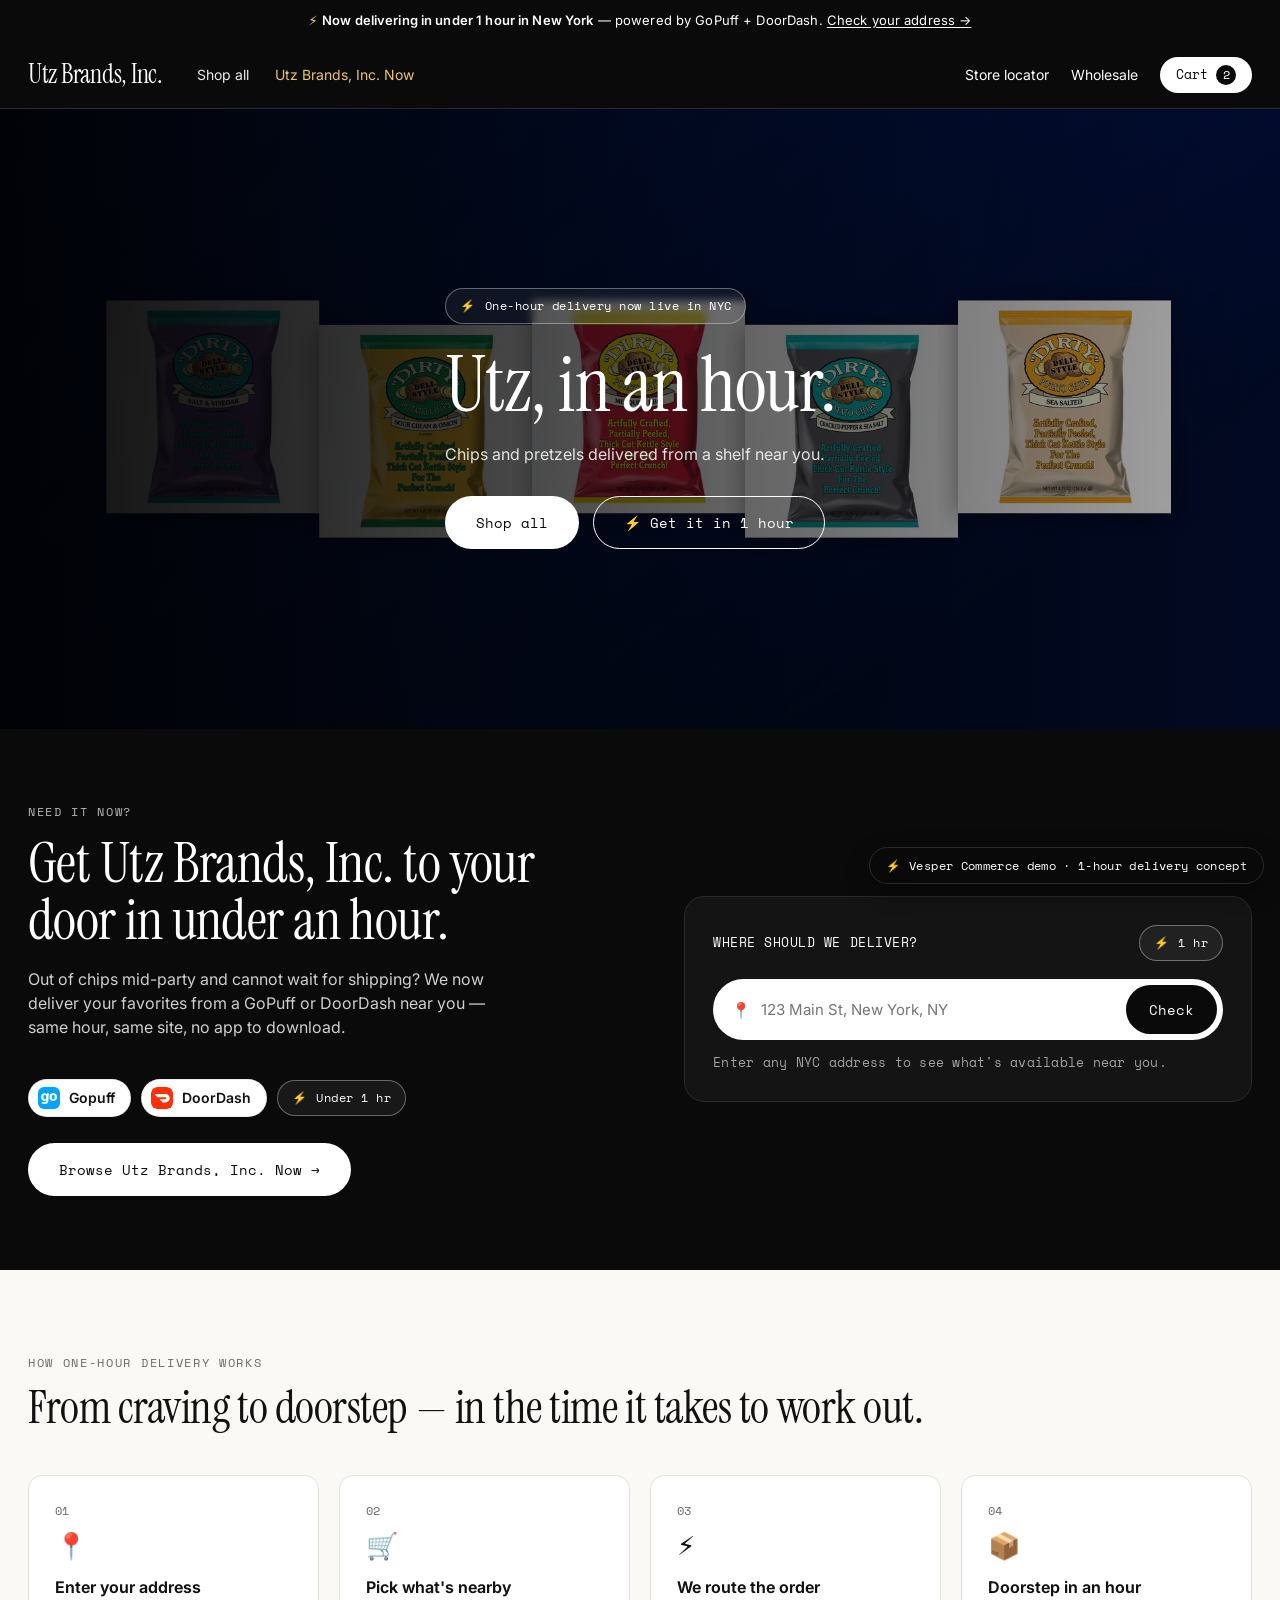
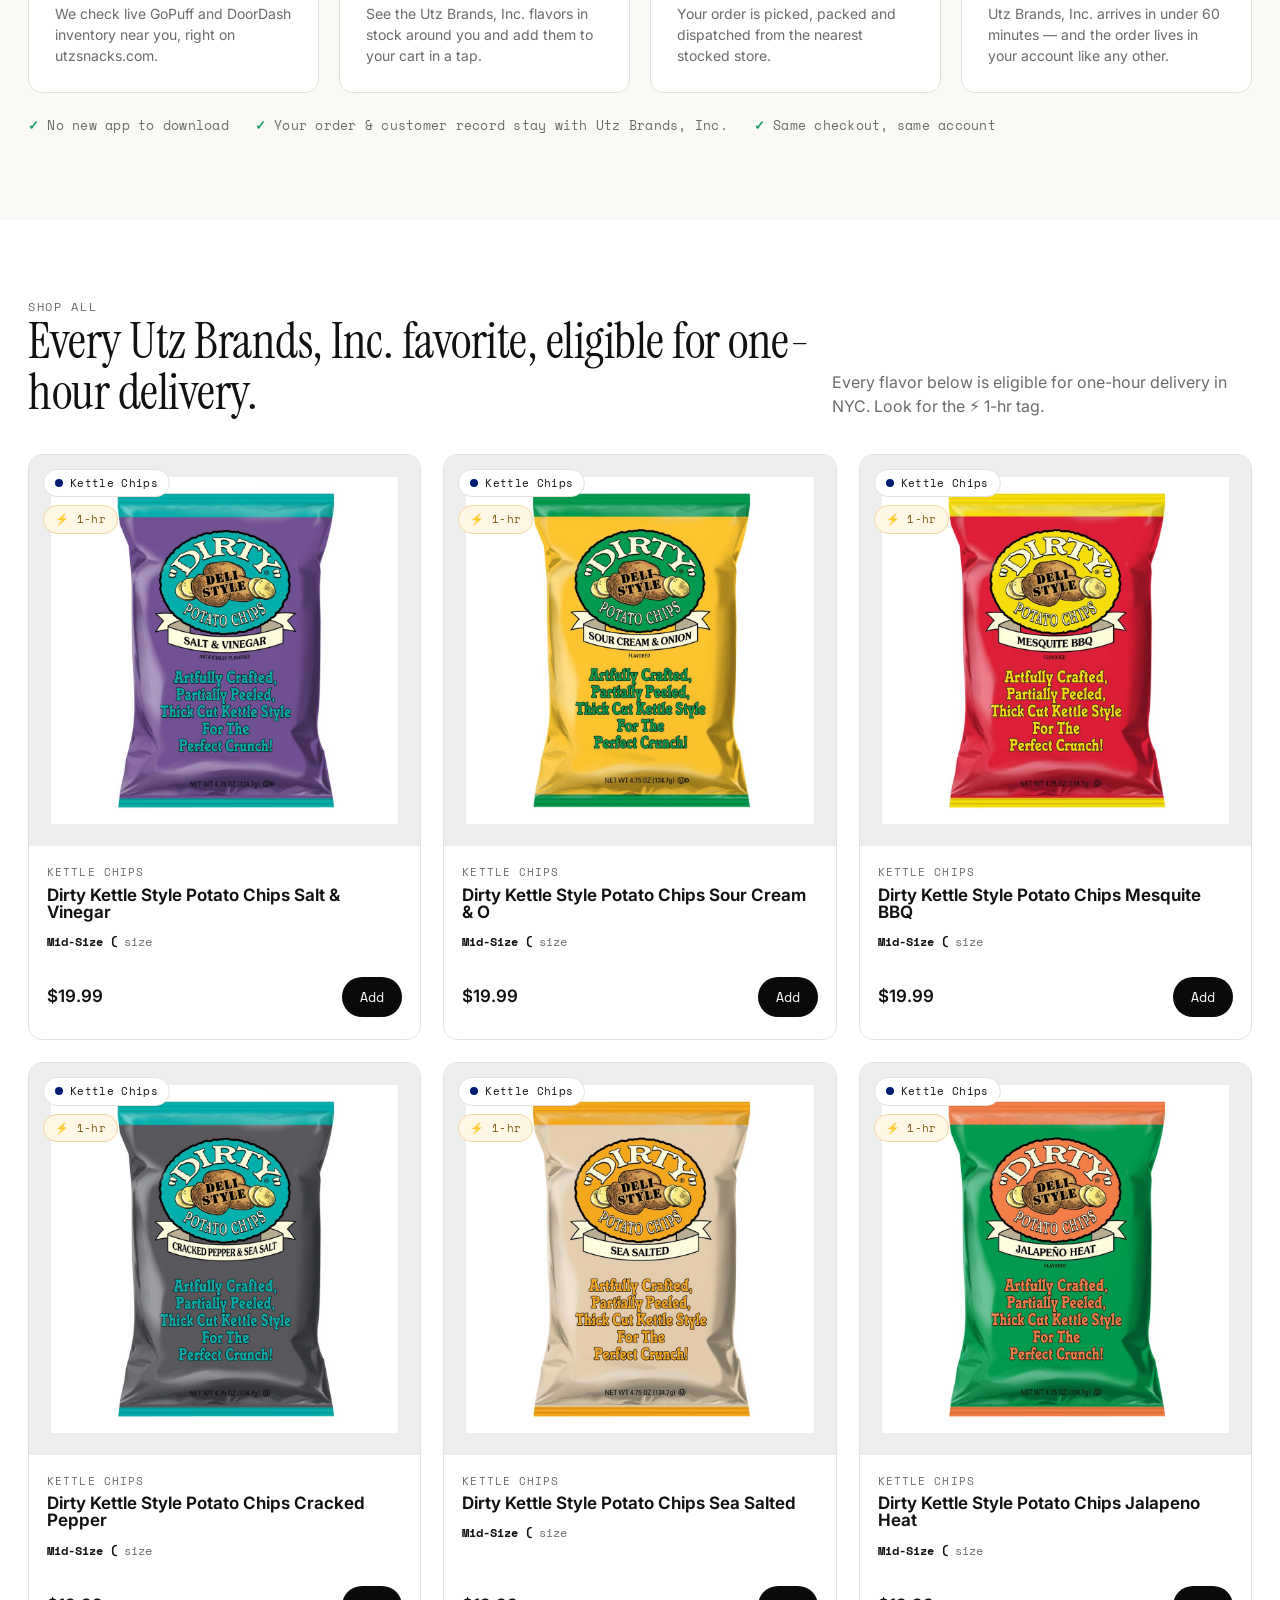
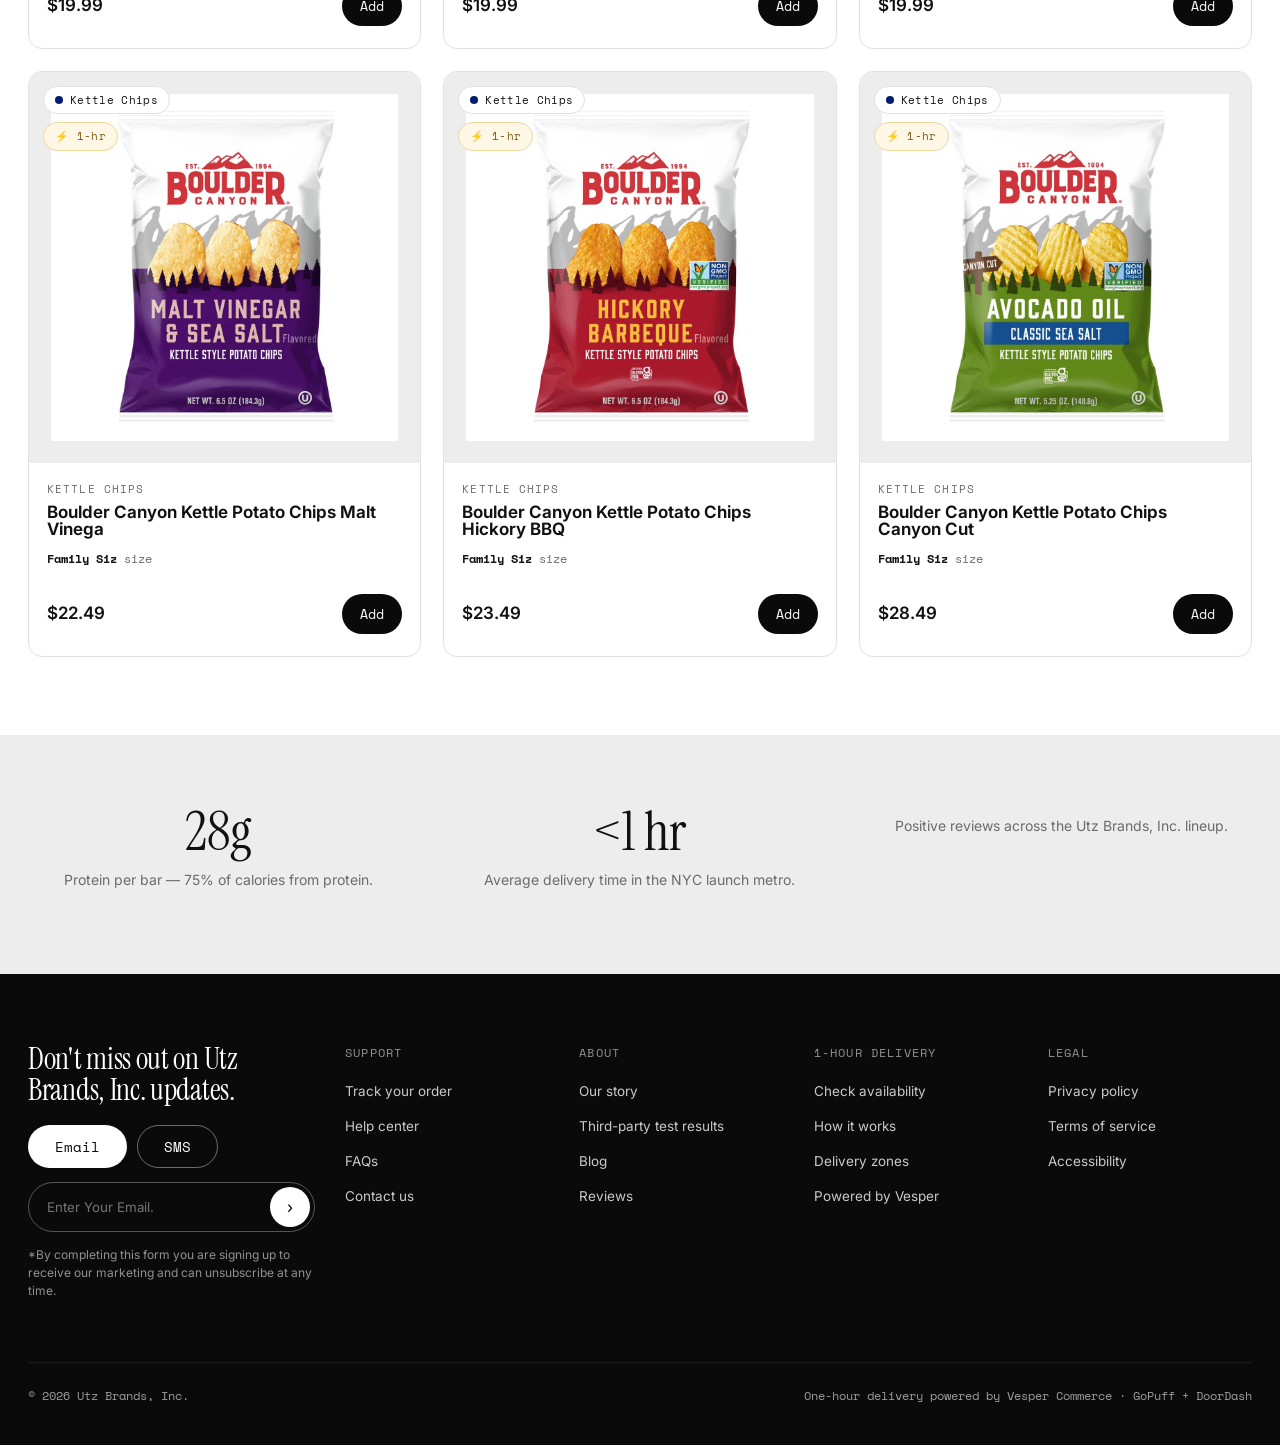
<file: index.html>
<!doctype html>
<html lang="en">
<head>
<meta charset="utf-8" />
<meta name="viewport" content="width=device-width, initial-scale=1" />
<title>Utz Brands, Inc. — now with one-hour delivery</title>
<meta name="description" content="Utz Brands, Inc., delivered in about an hour via GoPuff and DoorDash." />
<link rel="preconnect" href="https://fonts.googleapis.com" />
<link rel="preconnect" href="https://fonts.gstatic.com" crossorigin />
<link href="https://fonts.googleapis.com/css2?family=Instrument+Serif&family=Inter:wght@400;500;600;700&family=Space+Mono:wght@400;700&display=swap" rel="stylesheet" />
<link rel="stylesheet" href="styles.css" />
<link rel="icon" href="assets/p0.jpg" />
</head>
<body>

<!-- Announcement -->
<div class="announce">
  <span class="bolt">⚡</span> <b>Now delivering in under 1 hour in New York</b> — powered by GoPuff + DoorDash. <a href="#onehour">Check your address →</a>
</div>

<!-- Header -->
<header class="header">
  <nav class="nav">
    <a class="brand" href="index.html"><span class="wordmark">Utz Brands, Inc.</span></a>
    <div class="nav-links"><a href="#shop">Shop all</a>
      <a href="utzsnacks-now.html" style="color:#ffd76e">Utz Brands, Inc. Now</a>
    </div>
    <div class="nav-right">
      <a class="hide-sm" href="#">Store locator</a>
      <a class="hide-sm" href="#">Wholesale</a>
      <button class="hamburger" onclick="openMenu()" aria-label="Open menu"><svg viewBox="0 0 24 24" fill="none" stroke="currentColor" stroke-width="2" stroke-linecap="round"><line x1="3" y1="6" x2="21" y2="6"/><line x1="3" y1="12" x2="21" y2="12"/><line x1="3" y1="18" x2="21" y2="18"/></svg></button>
      <a href="checkout.html" class="cart-pill" onclick="event.preventDefault();openCart()">Cart <span class="cart-count" id="cartCount">2</span></a>
    </div>
  </nav>
</header>

<!-- Hero -->
<section class="hero">
  <div class="hero-media" style="background-image:linear-gradient(100deg,rgba(6,8,14,.62) 0%,rgba(6,8,14,.30) 48%,rgba(6,8,14,.12) 100%),url('assets/hero.jpg');background-size:cover;background-position:center"></div>
  <div class="wrap hero-inner">
    <div class="delivery-badge" style="margin-bottom:22px"><span class="bolt">⚡</span> One-hour delivery now live in NYC</div>
    <h1 class="serif">Utz, in an hour.</h1>
    <p class="sub">Chips and pretzels delivered from a shelf near you.</p>
    <div class="hero-cta">
      <a href="#shop" class="btn btn-white">Shop all</a>
      <a href="#onehour" class="btn btn-outline" style="color:#fff">⚡ Get it in 1 hour</a>
    </div>
  </div>
</section>

<!-- ===== SIGNATURE 1-HOUR DELIVERY BAND ===== -->
<section class="delivery-band" id="onehour">
  <div class="wrap grid">
    <div>
      <div class="eyebrow" style="color:rgba(255,255,255,.7)">Need it now?</div>
      <h2 class="serif" style="margin-top:14px">Get Utz Brands, Inc. to your door in under an hour.</h2>
      <p class="lede">Out of chips mid-party and cannot wait for shipping? We now deliver your favorites from a GoPuff or DoorDash near you — same hour, same site, no app to download.</p>
      <div class="retailer-chips" style="margin-top:24px">
        <span class="chip"><img class="logo" src="assets/gopuff-icon.png" alt="GoPuff" /> Gopuff</span>
        <span class="chip"><img class="logo" src="assets/doordash-icon.svg" alt="DoorDash" /> DoorDash</span>
        <span class="delivery-badge"><span class="bolt">⚡</span> Under 1 hr</span>
      </div>
      <div style="margin-top:26px">
        <a href="utzsnacks-now.html" class="btn btn-white">Browse Utz Brands, Inc. Now →</a>
      </div>
    </div>

    <div class="addr-card">
      <div class="row-top">
        <div style="font-family:var(--mono);font-size:13px;letter-spacing:.04em">WHERE SHOULD WE DELIVER?</div>
        <div class="delivery-badge"><span class="bolt">⚡</span> 1 hr</div>
      </div>
      <div class="addr-field">
        <span aria-hidden="true">📍</span>
        <input id="addrInput" type="text" placeholder="123 Main St, New York, NY" />
        <button class="btn btn-dark" onclick="checkAvailability()">Check</button>
      </div>
      <div class="addr-note">Enter any NYC address to see what's available near you.</div>

      <div class="avail-result" id="availResult">
        <div class="avail-head"><span>✓</span> Available near you — delivered in under 1 hour</div>
        <div class="mini-prod">
          <img src="assets/p0.jpg" alt="" />
          <div class="info"><div class="name">Gold · Chocolate Chip Cookie Dough</div><div class="meta">4-bar pack · $13.99</div></div>
          <button class="mini-add" onclick="addToCart()">Add</button>
        </div>
        <div class="mini-prod">
          <img src="assets/p1.jpg" alt="" />
          <div class="info"><div class="name">Bronze · Cookie Dough Caramel</div><div class="meta">4-bar pack · $13.99</div></div>
          <button class="mini-add" onclick="addToCart()">Add</button>
        </div>
        <div class="mini-prod">
          <img src="assets/p0.jpg" alt="" />
          <div class="info"><div class="name">Gold · Single bar <span style="opacity:.6">(trial)</span></div><div class="meta">Single · $3.49</div></div>
          <button class="mini-add" onclick="addToCart()">Add</button>
        </div>
        <a href="checkout.html" class="btn btn-white btn-block" style="margin-top:16px">View cart · check out →</a>
      </div>
    </div>
  </div>
</section>

<!-- How it works -->
<section class="how">
  <div class="wrap">
    <div class="eyebrow">How one-hour delivery works</div>
    <h2 class="serif" style="font-size:clamp(30px,3.6vw,46px);margin-top:12px">From craving to doorstep — in the time it takes to work out.</h2>
    <div class="steps">
      <div class="step"><div class="num">01</div><div class="icon">📍</div><h3>Enter your address</h3><p>We check live GoPuff and DoorDash inventory near you, right on utzsnacks.com.</p></div>
      <div class="step"><div class="num">02</div><div class="icon">🛒</div><h3>Pick what's nearby</h3><p>See the Utz Brands, Inc. flavors in stock around you and add them to your cart in a tap.</p></div>
      <div class="step"><div class="num">03</div><div class="icon">⚡</div><h3>We route the order</h3><p>Your order is picked, packed and dispatched from the nearest stocked store.</p></div>
      <div class="step"><div class="num">04</div><div class="icon">📦</div><h3>Doorstep in an hour</h3><p>Utz Brands, Inc. arrives in under 60 minutes — and the order lives in your account like any other.</p></div>
    </div>
    <div class="assurance">
      <span><span class="tick">✓</span> No new app to download</span>
      <span><span class="tick">✓</span> Your order &amp; customer record stay with Utz Brands, Inc.</span>
      <span><span class="tick">✓</span> Same checkout, same account</span>
    </div>
  </div>
</section>

<!-- Product grid -->
<section class="section" id="shop">
  <div class="wrap">
    <div class="section-head">
      <div>
        <div class="eyebrow">Shop all</div>
        <h2 class="serif">Every Utz Brands, Inc. favorite, eligible for one-hour delivery.</h2>
      </div>
      <p>Every flavor below is eligible for one-hour delivery in NYC. Look for the <span style="white-space:nowrap">⚡ 1-hr</span> tag.</p>
    </div>

    <div class="prod-grid" id="prodGrid">
      <!-- cards injected by app.js -->
    </div>
  </div>
</section>

<!-- Value strip -->
<section class="value-strip">
  <div class="wrap value-grid">
    <div><div class="big">28g</div><p>Protein per bar — 75% of calories from protein.</p></div>
    <div><div class="big">&lt;1 hr</div><p>Average delivery time in the NYC launch metro.</p></div>
    <div><div class="big"></div><p>Positive reviews across the Utz Brands, Inc. lineup.</p></div>
  </div>
</section>

<!-- Footer -->
<footer class="footer">
  <div class="wrap">
    <div class="top">
      <div class="updates">
        <h3 class="serif">Don't miss out on Utz Brands, Inc. updates.</h3>
        <div class="toggle">
          <button class="btn btn-white">Email</button>
          <button class="btn btn-outline" style="color:#fff">SMS</button>
        </div>
        <div class="subscribe"><input placeholder="Enter Your Email." /><button>›</button></div>
        <p style="font-size:12px;opacity:.55;margin-top:14px;max-width:320px">*By completing this form you are signing up to receive our marketing and can unsubscribe at any time.</p>
      </div>
      <div><div class="colhead">Support</div><ul><li><a href="#">Track your order</a></li><li><a href="#">Help center</a></li><li><a href="#">FAQs</a></li><li><a href="#">Contact us</a></li></ul></div>
      <div><div class="colhead">About</div><ul><li><a href="#">Our story</a></li><li><a href="#">Third-party test results</a></li><li><a href="#">Blog</a></li><li><a href="#">Reviews</a></li></ul></div>
      <div><div class="colhead">1-Hour Delivery</div><ul><li><a href="#onehour">Check availability</a></li><li><a href="#onehour">How it works</a></li><li><a href="#">Delivery zones</a></li><li><a href="#">Powered by Vesper</a></li></ul></div>
      <div><div class="colhead">Legal</div><ul><li><a href="#">Privacy policy</a></li><li><a href="#">Terms of service</a></li><li><a href="#">Accessibility</a></li></ul></div>
    </div>
    <div class="base"><span>© 2026 Utz Brands, Inc.</span><span>One-hour delivery powered by Vesper Commerce · GoPuff + DoorDash</span></div>
  </div>
</footer>

<div class="demo-ribbon"><span class="bolt">⚡</span> Vesper Commerce demo · 1-hour delivery concept</div>

<script src="app.js"></script>
</body>
</html>
</file>
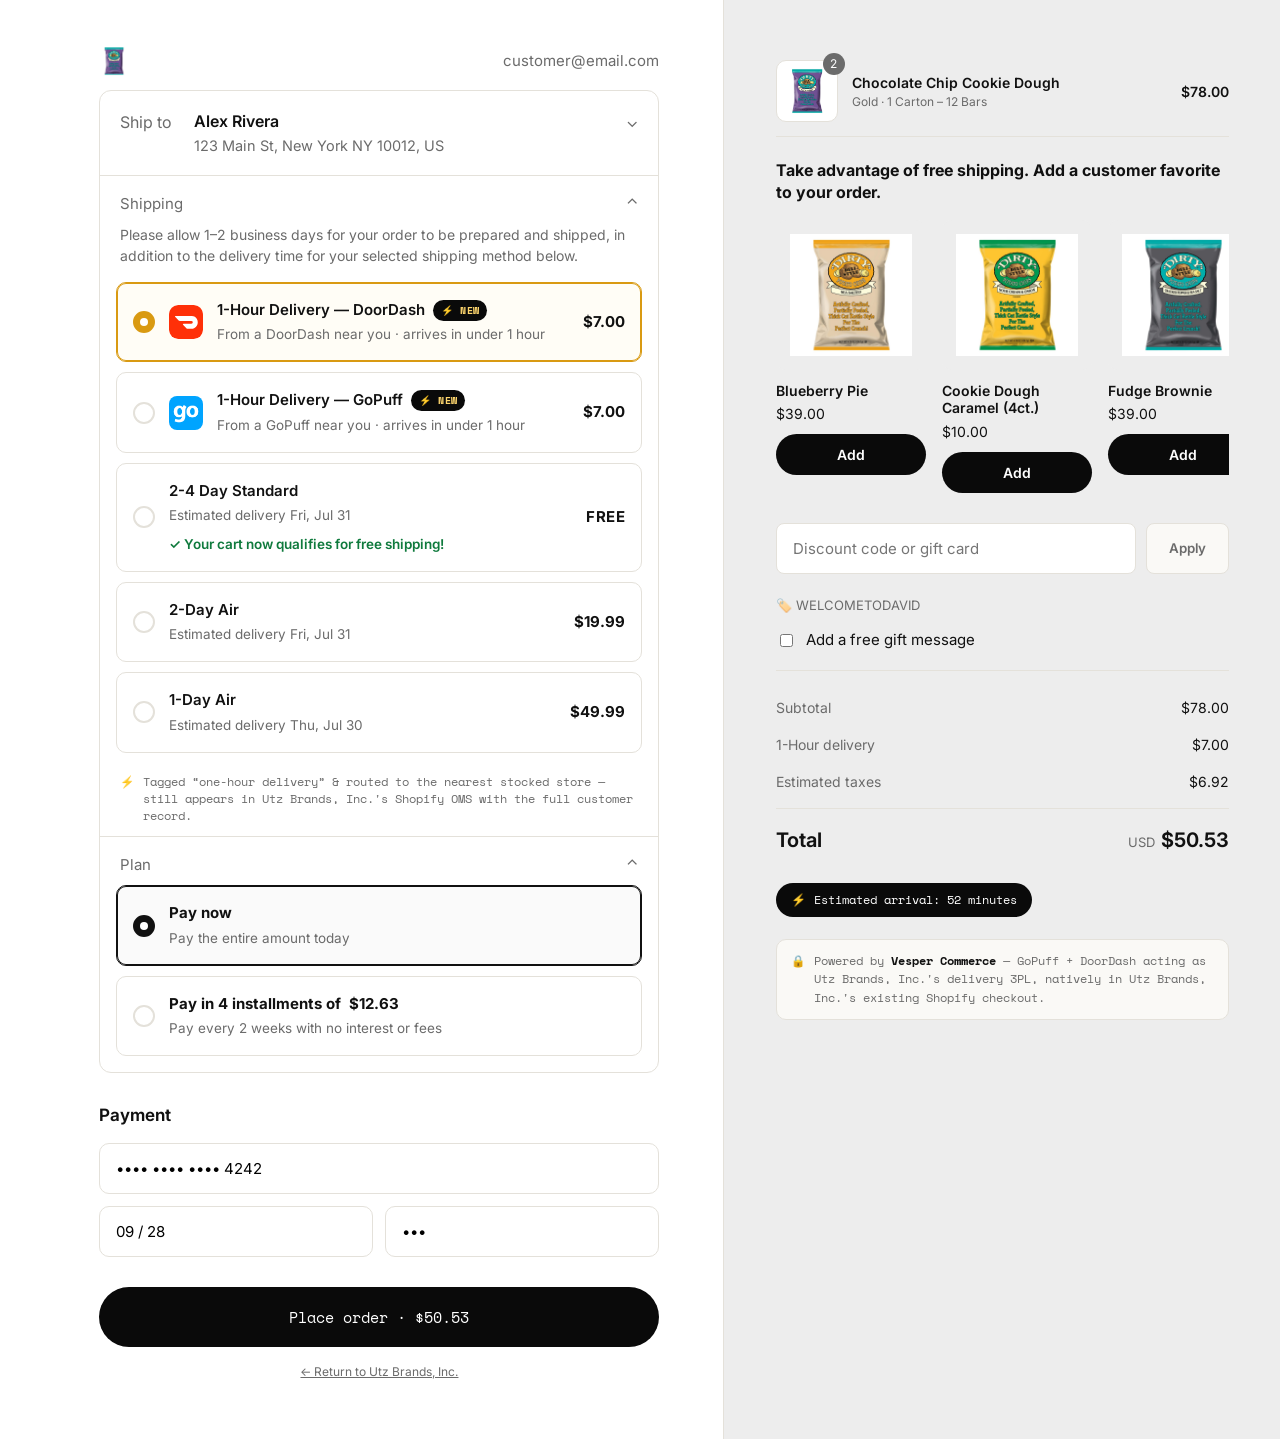
<file: checkout.html>
<!doctype html>
<html lang="en">
<head>
<meta charset="utf-8" />
<meta name="viewport" content="width=device-width, initial-scale=1" />
<title>Checkout | Utz Brands, Inc.</title>
<link rel="preconnect" href="https://fonts.googleapis.com" />
<link rel="preconnect" href="https://fonts.gstatic.com" crossorigin />
<link href="https://fonts.googleapis.com/css2?family=Instrument+Serif&family=Inter:wght@400;500;600;700&family=Space+Mono:wght@400;700&display=swap" rel="stylesheet" />
<link rel="stylesheet" href="styles.css" />
<link rel="icon" href="assets/p0.jpg" />
</head>
<body>

<div class="checkout">
  <!-- LEFT -->
  <div class="co-left">
    <div class="inner">
      <div class="co-topbar">
        <a href="index.html" class="co-logo"><img src="assets/p0.jpg" alt="Utz Brands, Inc." style="height:30px" /></a>
        <span class="email">customer@email.com</span>
      </div>

      <!-- Ship to -->
      <div class="co-card">
        <div class="ship-to">
          <span class="k">Ship to</span>
          <span class="v"><b>Alex Rivera</b><div>123 Main St, New York NY 10012, US</div></span>
          <span class="chev">⌄</span>
        </div>

        <!-- Shipping -->
        <div class="co-block">
          <div class="bh"><span class="t">Shipping</span><span class="chev" style="color:var(--gray)">⌃</span></div>
          <div class="note">Please allow 1–2 business days for your order to be prepared and shipped, in addition to the delivery time for your selected shipping method below.</div>
          <div class="opts" id="shipOpts">

            <!-- 1-hour delivery options (the Vesper addition) -->
            <label class="co-opt onehr selected" data-cost="7.00" data-label="1-Hour delivery" onclick="selectShip(this)">
              <span class="radio"></span>
              <span class="ret"><img src="assets/doordash-icon.svg" alt="DoorDash" /></span>
              <span class="body">
                <span class="n">1-Hour Delivery — DoorDash <span class="badge-1hr">⚡ NEW</span></span>
                <span class="d">From a DoorDash near you · arrives in under 1 hour</span>
              </span>
              <span class="amt">$7.00</span>
            </label>

            <label class="co-opt onehr" data-cost="7.00" data-label="1-Hour delivery" onclick="selectShip(this)">
              <span class="radio"></span>
              <span class="ret"><img src="assets/gopuff-icon.png" alt="GoPuff" /></span>
              <span class="body">
                <span class="n">1-Hour Delivery — GoPuff <span class="badge-1hr">⚡ NEW</span></span>
                <span class="d">From a GoPuff near you · arrives in under 1 hour</span>
              </span>
              <span class="amt">$7.00</span>
            </label>

            <!-- standard Utz Brands, Inc. shipping tiers -->
            <label class="co-opt" data-cost="0" data-label="2-4 Day Standard" onclick="selectShip(this)">
              <span class="radio"></span>
              <span class="body">
                <span class="n">2-4 Day Standard</span>
                <span class="d">Estimated delivery Fri, Jul 31</span>
                <span class="free-ok">✓ Your cart now qualifies for free shipping!</span>
              </span>
              <span class="amt free">FREE</span>
            </label>

            <label class="co-opt" data-cost="19.99" data-label="2-Day Air" onclick="selectShip(this)">
              <span class="radio"></span>
              <span class="body">
                <span class="n">2-Day Air</span>
                <span class="d">Estimated delivery Fri, Jul 31</span>
              </span>
              <span class="amt">$19.99</span>
            </label>

            <label class="co-opt" data-cost="49.99" data-label="1-Day Air" onclick="selectShip(this)">
              <span class="radio"></span>
              <span class="body">
                <span class="n">1-Day Air</span>
                <span class="d">Estimated delivery Thu, Jul 30</span>
              </span>
              <span class="amt">$49.99</span>
            </label>

          </div>
          <div class="note" id="routeNote" style="display:flex;gap:9px;color:var(--gray);font-family:var(--mono);font-size:11.5px">
            <span style="color:#d99a12">⚡</span>
            <span>Tagged “one-hour delivery” &amp; routed to the nearest stocked store — still appears in Utz Brands, Inc.'s Shopify OMS with the full customer record.</span>
          </div>
        </div>

        <!-- Plan -->
        <div class="co-block co-plan">
          <div class="bh"><span class="t">Plan</span><span class="chev" style="color:var(--gray)">⌃</span></div>
          <div class="opts" id="planOpts">
            <label class="co-opt selected" onclick="selectPlan(this)">
              <span class="radio"></span>
              <span class="body"><span class="n">Pay now</span><span class="d">Pay the entire amount today</span></span>
            </label>
            <label class="co-opt" onclick="selectPlan(this)">
              <span class="radio"></span>
              <span class="body"><span class="n">Pay in 4 installments of <span id="instAmt">$22.98</span></span><span class="d">Pay every 2 weeks with no interest or fees</span></span>
            </label>
          </div>
        </div>
      </div>

      <!-- Payment -->
      <div class="co-section-title">Payment</div>
      <input class="co-field" placeholder="Card number" value="•••• •••• •••• 4242" />
      <div class="co-row">
        <input class="co-field" placeholder="Expiration (MM/YY)" value="09 / 28" />
        <input class="co-field" placeholder="Security code" value="•••" />
      </div>

      <button class="btn btn-dark btn-block btn-lg" id="placeBtn" style="margin-top:18px" onclick="placeOrder()">Place order · $91.92</button>
      <p style="font-size:12px;color:var(--gray);text-align:center;margin-top:16px"><a href="index.html" style="text-decoration:underline">← Return to Utz Brands, Inc.</a></p>
    </div>
  </div>

  <!-- RIGHT: order summary -->
  <div class="co-right">
    <div class="inner">
      <div class="os-item">
        <div class="im"><img src="assets/p0.jpg" alt="" /><span class="q">2</span></div>
        <div class="nm"><div class="t">Chocolate Chip Cookie Dough</div><div class="s">Gold · 1 Carton – 12 Bars</div></div>
        <div class="pr">$78.00</div>
      </div>

      <!-- upsell rail -->
      <div class="upsell-title">Take advantage of free shipping. Add a customer favorite to your order.</div>
      <div class="upsell-rail">
        <div class="upsell-card"><div class="im"><img src="assets/p4.jpg" alt="" /></div><div class="nm">Blueberry Pie</div><div class="pr">$39.00</div><button class="add" onclick="addToCart()">Add</button></div>
        <div class="upsell-card"><div class="im"><img src="assets/p1.jpg" alt="" /></div><div class="nm">Cookie Dough Caramel (4ct.)</div><div class="pr">$10.00</div><button class="add" onclick="addToCart()">Add</button></div>
        <div class="upsell-card"><div class="im"><img src="assets/p3.jpg" alt="" /></div><div class="nm">Fudge Brownie</div><div class="pr">$39.00</div><button class="add" onclick="addToCart()">Add</button></div>
        <div class="upsell-card"><div class="im"><img src="assets/p2.jpg" alt="" /></div><div class="nm">PB Chocolate Chunk</div><div class="pr">$39.00</div><button class="add" onclick="addToCart()">Add</button></div>
      </div>

      <!-- discount -->
      <div class="co-discount">
        <input placeholder="Discount code or gift card" />
        <button>Apply</button>
      </div>
      <div class="co-discount-tag">🏷️ WELCOMETODAVID</div>
      <div class="co-gift"><input type="checkbox" /> Add a free gift message</div>

      <!-- totals -->
      <div class="os-line"><span class="muted">Subtotal</span><span>$78.00</span></div>
      <div class="os-line"><span class="muted" id="sumShipLabel">1-Hour delivery</span><span id="sumShip">$7.00</span></div>
      <div class="os-line"><span class="muted">Estimated taxes</span><span>$6.92</span></div>
      <div class="os-line total"><span>Total</span><span><span style="font-size:13px;color:var(--gray);font-weight:400;margin-right:6px">USD</span><span id="sumTotal">$91.92</span></span></div>

      <div class="eta-badge" style="margin-top:20px"><span class="bolt">⚡</span> Estimated arrival: 52 minutes</div>
      <div class="co-note" style="margin-top:8px;border-style:solid"><span>🔒</span> <span>Powered by <b>Vesper Commerce</b> — GoPuff + DoorDash acting as Utz Brands, Inc.'s delivery 3PL, natively in Utz Brands, Inc.'s existing Shopify checkout.</span></div>
    </div>
  </div>
</div>

<script src="app.js"></script>
</body>
</html>
</file>
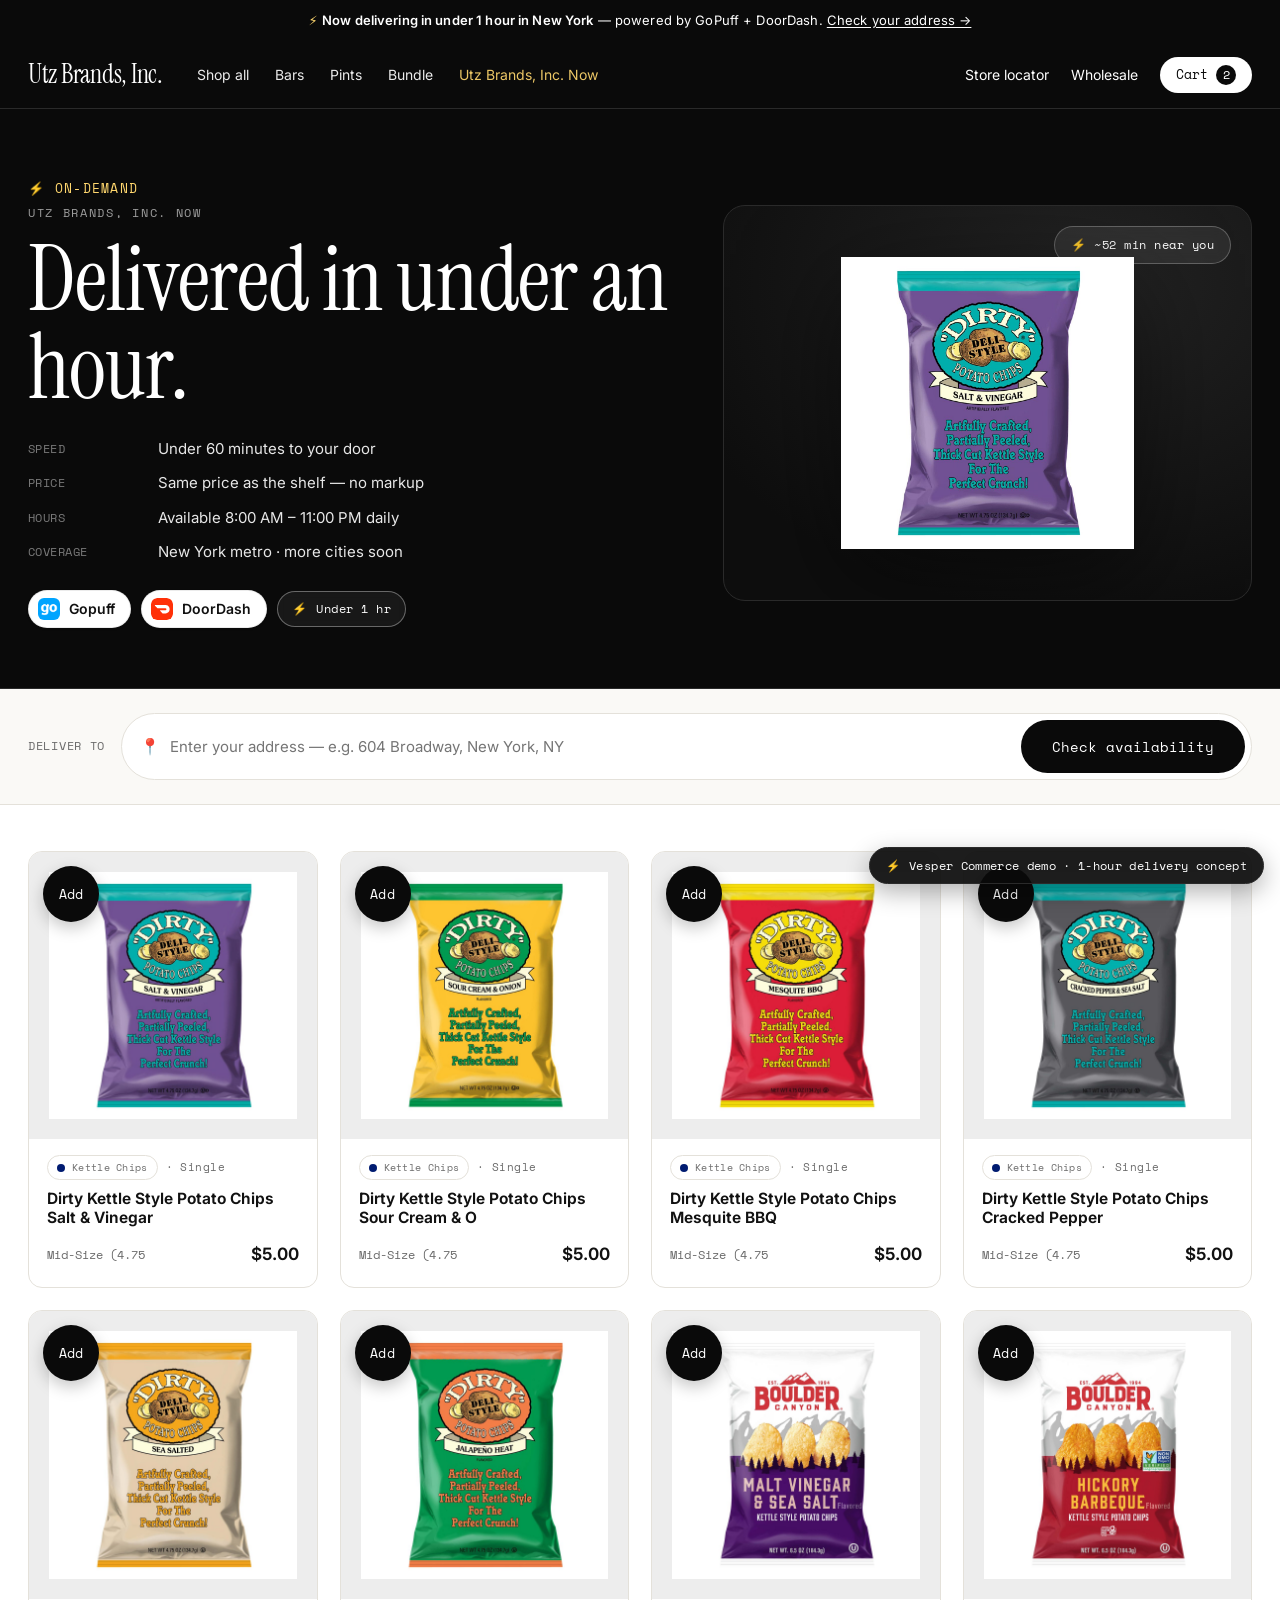
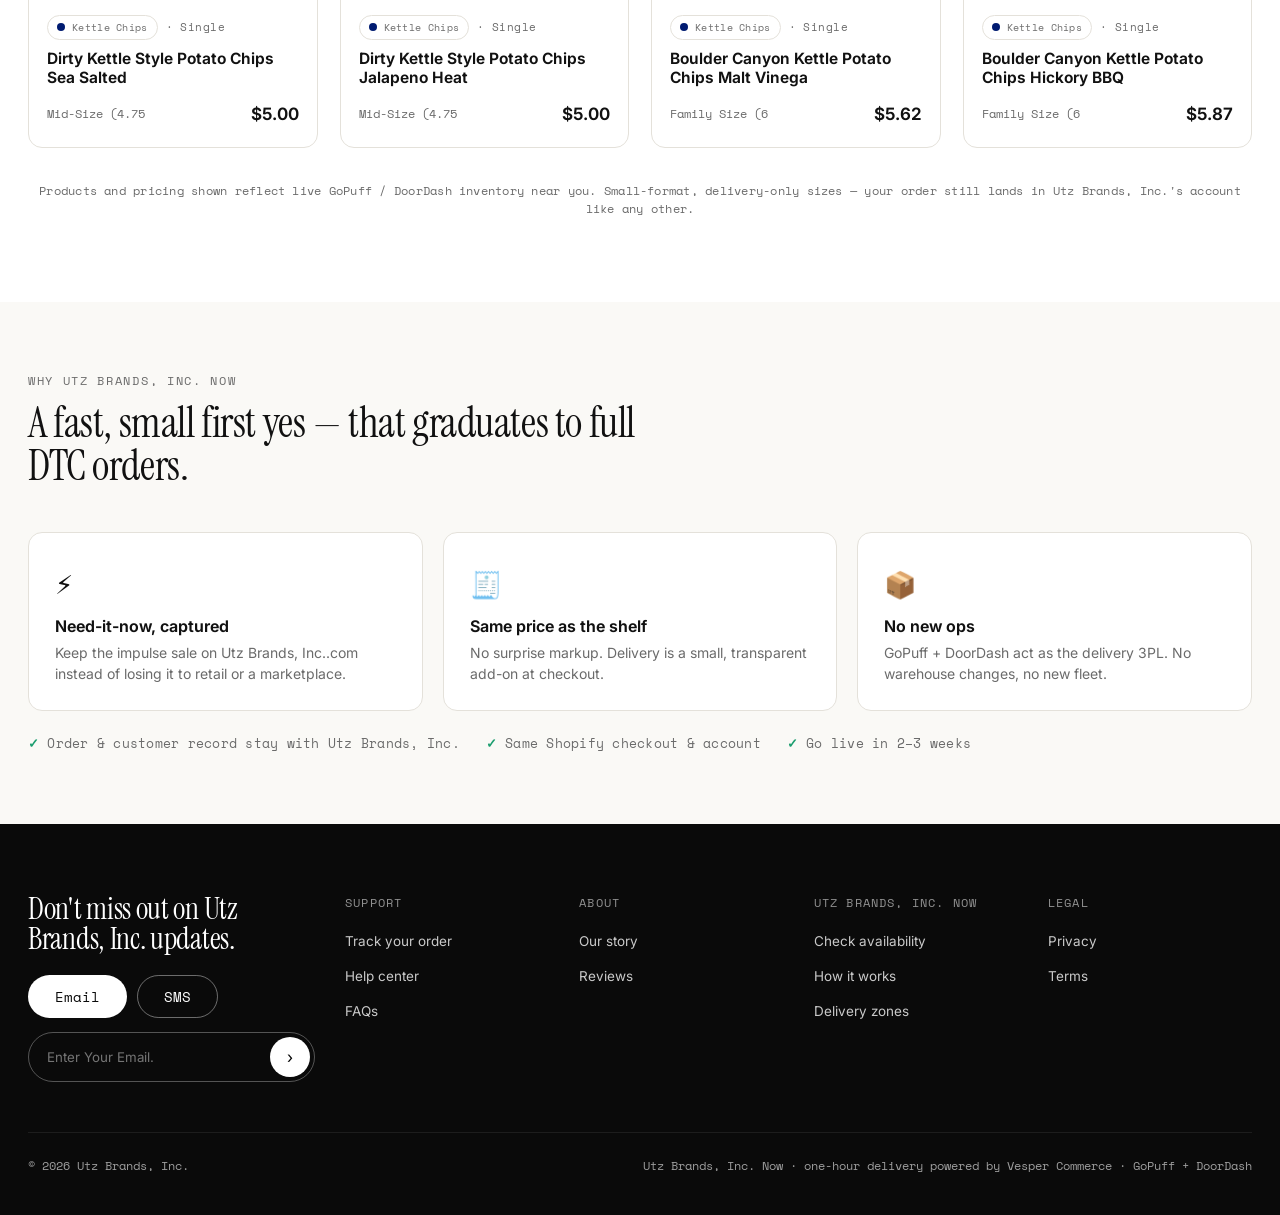
<file: utzsnacks-now.html>
<!doctype html>
<html lang="en">
<head>
<meta charset="utf-8" />
<meta name="viewport" content="width=device-width, initial-scale=1" />
<title>Utz Brands, Inc. Now — Delivered in under an hour | Utz Brands, Inc.</title>
<meta name="description" content="Utz Brands, Inc. Now: your favorite bars delivered in under an hour, at the same price as the shelf. Powered by GoPuff + DoorDash." />
<link rel="preconnect" href="https://fonts.googleapis.com" />
<link rel="preconnect" href="https://fonts.gstatic.com" crossorigin />
<link href="https://fonts.googleapis.com/css2?family=Instrument+Serif&family=Inter:wght@400;500;600;700&family=Space+Mono:wght@400;700&display=swap" rel="stylesheet" />
<link rel="stylesheet" href="styles.css" />
<link rel="icon" href="assets/p0.jpg" />
</head>
<body>

<div class="announce">
  <span class="bolt">⚡</span> <b>Now delivering in under 1 hour in New York</b> — powered by GoPuff + DoorDash. <a href="#now">Check your address →</a>
</div>

<header class="header">
  <nav class="nav">
    <a class="brand" href="index.html"><span class="wordmark">Utz Brands, Inc.</span></a>
    <div class="nav-links">
      <a href="index.html#shop">Shop all</a>
      <a href="index.html#shop">Bars</a>
      <a href="index.html#shop">Pints</a>
      <a href="index.html#shop">Bundle</a>
      <a href="utzsnacks-now.html" style="color:#ffd76e">Utz Brands, Inc. Now</a>
    </div>
    <div class="nav-right">
      <a class="hide-sm" href="#">Store locator</a>
      <a class="hide-sm" href="#">Wholesale</a>
      <button class="hamburger" onclick="openMenu()" aria-label="Open menu"><svg viewBox="0 0 24 24" fill="none" stroke="currentColor" stroke-width="2" stroke-linecap="round"><line x1="3" y1="6" x2="21" y2="6"/><line x1="3" y1="12" x2="21" y2="12"/><line x1="3" y1="18" x2="21" y2="18"/></svg></button>
      <a href="checkout.html" class="cart-pill" onclick="event.preventDefault();openCart()">Cart <span class="cart-count" id="cartCount">2</span></a>
    </div>
  </nav>
</header>

<!-- HERO -->
<section class="now-hero" id="now">
  <div class="wrap grid">
    <div>
      <div class="kick">⚡ On-demand</div>
      <div class="eyebrow">Utz Brands, Inc. Now</div>
      <h1 class="serif">Delivered in under an hour.</h1>
      <div class="facts">
        <div><span class="k">Speed</span> Under 60 minutes to your door</div>
        <div><span class="k">Price</span> Same price as the shelf — no markup</div>
        <div><span class="k">Hours</span> Available 8:00 AM – 11:00 PM daily</div>
        <div><span class="k">Coverage</span> New York metro · more cities soon</div>
      </div>
      <div class="chips-row retailer-chips">
        <span class="chip"><img class="logo" src="assets/gopuff-icon.png" alt="GoPuff" /> Gopuff</span>
        <span class="chip"><img class="logo" src="assets/doordash-icon.svg" alt="DoorDash" /> DoorDash</span>
        <span class="delivery-badge"><span class="bolt">⚡</span> Under 1 hr</span>
      </div>
    </div>
    <div class="now-visual">
      <div class="float-badge"><span class="bolt">⚡</span> ~52 min near you</div>
      <img src="assets/p0.jpg" alt="Utz Brands, Inc. bar available on demand" />
    </div>
  </div>
</section>

<!-- ADDRESS BAR -->
<div class="now-addrbar">
  <div class="wrap inner">
    <span class="lbl">Deliver to</span>
    <div class="field">
      <span aria-hidden="true">📍</span>
      <input id="nowAddr" type="text" placeholder="Enter your address — e.g. 604 Broadway, New York, NY" />
      <button class="btn btn-dark" onclick="nowCheck()">Check availability</button>
    </div>
    <span class="now-addr-state" id="nowAddrState"><span>✓</span> In your zone · delivered in ~52 min</span>
  </div>
</div>

<!-- GRID -->
<section class="now-section">
  <div class="wrap">
    <div class="now-gridwrap show" id="nowGridWrap">
      <div class="now-grid" id="nowGrid"><!-- injected by app.js --></div>
      <div class="now-disclaimer">
        Products and pricing shown reflect live GoPuff / DoorDash inventory near you. Small-format, delivery-only sizes — your order still lands in Utz Brands, Inc.'s account like any other.
      </div>
    </div>
  </div>
</section>

<!-- reassurance band -->
<section class="how" style="padding:70px 0">
  <div class="wrap">
    <div class="eyebrow">Why Utz Brands, Inc. Now</div>
    <h2 class="serif" style="font-size:clamp(28px,3.4vw,42px);margin-top:12px;max-width:640px">A fast, small first yes — that graduates to full DTC orders.</h2>
    <div class="steps now-steps-3">
      <div class="step"><div class="icon">⚡</div><h3>Need-it-now, captured</h3><p>Keep the impulse sale on Utz Brands, Inc..com instead of losing it to retail or a marketplace.</p></div>
      <div class="step"><div class="icon">🧾</div><h3>Same price as the shelf</h3><p>No surprise markup. Delivery is a small, transparent add-on at checkout.</p></div>
      <div class="step"><div class="icon">📦</div><h3>No new ops</h3><p>GoPuff + DoorDash act as the delivery 3PL. No warehouse changes, no new fleet.</p></div>
    </div>
    <div class="assurance">
      <span><span class="tick">✓</span> Order &amp; customer record stay with Utz Brands, Inc.</span>
      <span><span class="tick">✓</span> Same Shopify checkout &amp; account</span>
      <span><span class="tick">✓</span> Go live in 2–3 weeks</span>
    </div>
  </div>
</section>

<footer class="footer">
  <div class="wrap">
    <div class="top">
      <div class="updates">
        <h3 class="serif">Don't miss out on Utz Brands, Inc. updates.</h3>
        <div class="toggle"><button class="btn btn-white">Email</button><button class="btn btn-outline" style="color:#fff">SMS</button></div>
        <div class="subscribe"><input placeholder="Enter Your Email." /><button>›</button></div>
      </div>
      <div><div class="colhead">Support</div><ul><li><a href="#">Track your order</a></li><li><a href="#">Help center</a></li><li><a href="#">FAQs</a></li></ul></div>
      <div><div class="colhead">About</div><ul><li><a href="#">Our story</a></li><li><a href="#">Reviews</a></li></ul></div>
      <div><div class="colhead">Utz Brands, Inc. Now</div><ul><li><a href="utzsnacks-now.html">Check availability</a></li><li><a href="index.html#onehour">How it works</a></li><li><a href="#">Delivery zones</a></li></ul></div>
      <div><div class="colhead">Legal</div><ul><li><a href="#">Privacy</a></li><li><a href="#">Terms</a></li></ul></div>
    </div>
    <div class="base"><span>© 2026 Utz Brands, Inc.</span><span>Utz Brands, Inc. Now · one-hour delivery powered by Vesper Commerce · GoPuff + DoorDash</span></div>
  </div>
</footer>

<div class="demo-ribbon"><span class="bolt">⚡</span> Vesper Commerce demo · 1-hour delivery concept</div>

<script src="app.js"></script>
</body>
</html>
</file>
<file: styles.css>
/* ============================================================
   Utz Brands, Inc. × Vesper Commerce — 1-Hour Delivery Mockup
   Design system replicating utzsnacks.com
   Fonts: Instrument Serif (display) + Inter (body/Suisse substitute)
   ============================================================ */

:root {
  --black: #0a0a0a;
  --ink: #111111;
  --white: #ffffff;
  --offwhite: #ededed;      /* product panel bg */
  --paper: #faf9f6;
  --line: #e4e1da;
  --line-dark: #2a2a2a;
  --gray: #6b6b6b;
  --gray-2: #8a8a8a;
  --gold: #001b71;          /* brand accent */
  --gopuff: #009f8f;        /* GoPuff teal */
  --doordash: #eb1700;      /* DoorDash red */
  --radius-pill: 999px;
  --radius: 14px;
  --serif: "Instrument Serif", Georgia, serif;
  --sans: "Inter", -apple-system, system-ui, sans-serif;
  --mono: "Space Mono", ui-monospace, "SFMono-Regular", monospace;
  --maxw: 1280px;
}

* { box-sizing: border-box; }

html { scroll-behavior: smooth; }

body {
  margin: 0;
  font-family: var(--sans);
  color: var(--ink);
  background: var(--white);
  -webkit-font-smoothing: antialiased;
  line-height: 1.5;
}

img { max-width: 100%; display: block; }
a { color: inherit; text-decoration: none; }
button { font-family: inherit; cursor: pointer; }

h1, h2, h3, .serif {
  font-family: var(--serif);
  font-weight: 400;
  letter-spacing: -0.01em;
  line-height: 1.02;
  margin: 0;
}

.wrap { max-width: var(--maxw); margin: 0 auto; padding: 0 28px; }

/* ---------- Announcement bar ---------- */
.announce {
  background: var(--black);
  color: var(--white);
  font-size: 13px;
  letter-spacing: 0.01em;
  text-align: center;
  padding: 11px 16px;
  position: relative;
  z-index: 60;
}
.announce b { font-weight: 600; }
.announce .bolt { color: #ffd76e; }
.announce a { text-decoration: underline; text-underline-offset: 2px; }

/* ---------- Header / nav ---------- */
.header {
  background: var(--black);
  color: var(--white);
  position: sticky;
  top: 0;
  z-index: 50;
  border-bottom: 1px solid var(--line-dark);
}
.header.light {
  background: var(--white);
  color: var(--ink);
  border-bottom: 1px solid var(--line);
}
.nav {
  display: flex;
  align-items: center;
  gap: 34px;
  height: 66px;
  max-width: var(--maxw);
  margin: 0 auto;
  padding: 0 28px;
}
.brand img { height: 26px; width: auto; }
.nav-links { display: flex; gap: 26px; font-size: 14px; }
.nav-links a { opacity: 0.92; }
.nav-links a:hover { opacity: 1; }
.nav-right { margin-left: auto; display: flex; align-items: center; gap: 22px; font-size: 14px; }
.nav-right .ico { width: 20px; height: 20px; opacity: 0.9; }
.cart-pill {
  background: var(--white);
  color: var(--black);
  border-radius: var(--radius-pill);
  padding: 8px 16px;
  font-family: var(--mono);
  font-size: 13px;
  display: inline-flex;
  gap: 8px;
  align-items: center;
  border: none;
}
.header.light .cart-pill { background: var(--black); color: var(--white); }
.cart-count {
  background: var(--black); color: var(--white);
  border-radius: var(--radius-pill);
  min-width: 20px; height: 20px; padding: 0 5px;
  display: inline-flex; align-items: center; justify-content: center;
  font-size: 12px;
}
.header.light .cart-count { background: var(--white); color: var(--black); }

/* ---------- Hamburger + mobile menu ---------- */
.hamburger {
  display: none; width: 40px; height: 40px; align-items: center; justify-content: center;
  background: transparent; border: 0; color: inherit; padding: 0;
}
.hamburger svg { width: 24px; height: 24px; }

.menu-overlay { position: fixed; inset: 0; background: rgba(0,0,0,.45); z-index: 110; opacity: 0; visibility: hidden; transition: opacity .3s ease, visibility .3s ease; }
.menu-overlay.open { opacity: 1; visibility: visible; }
.mobile-menu {
  position: fixed; top: 0; left: 0; height: 100%; width: 320px; max-width: 86vw;
  background: var(--black); color: #fff; z-index: 111;
  transform: translateX(-100%); transition: transform .32s cubic-bezier(.4,0,.2,1);
  display: flex; flex-direction: column;
}
.mobile-menu.open { transform: translateX(0); }
.mm-head { display: flex; align-items: center; justify-content: space-between; padding: 20px 22px; border-bottom: 1px solid var(--line-dark); }
.mm-head img { height: 24px; width: auto; }
.mm-close { background: transparent; border: 1px solid var(--line-dark); border-radius: 8px; color: #fff; font-size: 16px; width: 40px; height: 40px; display: flex; align-items: center; justify-content: center; }
.mm-links { display: flex; flex-direction: column; padding: 16px 0 6px; }
.mm-links a { font-family: var(--serif); font-size: 27px; line-height: 1; padding: 13px 24px; color: #fff; letter-spacing: -.01em; }
.mm-links a.active { color: #ffd76e; }
.mm-sub { margin-top: auto; border-top: 1px solid var(--line-dark); padding: 18px 24px; display: flex; flex-direction: column; gap: 14px; }
.mm-sub a { font-family: var(--sans); font-size: 14px; color: rgba(255,255,255,.8); }
.mm-cta { margin: 6px 24px 26px; }

@media (max-width: 620px) { .hamburger { display: inline-flex; } }

/* ---------- Buttons ---------- */
.btn {
  display: inline-flex; align-items: center; justify-content: center; gap: 10px;
  font-family: var(--mono);
  font-size: 14px;
  border-radius: var(--radius-pill);
  padding: 15px 30px;
  border: 1px solid transparent;
  transition: transform .08s ease, opacity .15s ease, background .15s ease;
  white-space: nowrap;
}
.btn:active { transform: translateY(1px); }
.btn-white { background: var(--white); color: var(--black); }
.btn-white:hover { opacity: .88; }
.btn-dark { background: var(--black); color: var(--white); }
.btn-dark:hover { opacity: .9; }
.btn-outline { background: transparent; border-color: currentColor; }
.btn-block { width: 100%; }
.btn-lg { padding: 18px 34px; font-size: 15px; }

/* ---------- Hero ---------- */
.hero {
  position: relative;
  background: var(--black);
  color: var(--white);
  min-height: 620px;
  display: flex;
  align-items: center;
  overflow: hidden;
}
.hero-media {
  position: absolute; inset: 0;
  background-size: cover;
  background-position: center;
  opacity: 0.92;
}
.hero-media::after {
  content: "";
  position: absolute; inset: 0;
  background: linear-gradient(90deg, rgba(0,0,0,.85) 0%, rgba(0,0,0,.55) 40%, rgba(0,0,0,.15) 100%);
}
.hero-inner { position: relative; z-index: 2; padding: 60px 0; }
.hero h1 { font-size: clamp(46px, 6vw, 82px); max-width: 640px; }
.hero .sub { margin-top: 18px; font-size: 16px; opacity: .85; max-width: 420px; }
.hero-cta { margin-top: 30px; display: flex; gap: 14px; flex-wrap: wrap; }

/* eyebrow / labels */
.eyebrow {
  font-family: var(--mono);
  font-size: 12px;
  letter-spacing: 0.14em;
  text-transform: uppercase;
  color: var(--gray);
}
.hero .eyebrow { color: rgba(255,255,255,.7); }

/* ---------- 1-hour delivery pieces ---------- */
.delivery-badge {
  display: inline-flex; align-items: center; gap: 9px;
  font-family: var(--mono);
  font-size: 12px;
  letter-spacing: 0.04em;
  padding: 8px 14px;
  border-radius: var(--radius-pill);
  border: 1px solid rgba(255,255,255,.35);
  background: rgba(255,255,255,.06);
  backdrop-filter: blur(4px);
}
.delivery-badge .bolt { color: #ffd76e; }
.header.light .delivery-badge, .on-light .delivery-badge {
  border-color: var(--line); background: var(--paper); color: var(--ink);
}

.retailer-chips { display: inline-flex; gap: 10px; align-items: center; flex-wrap: wrap; }
.chip {
  display: inline-flex; align-items: center; gap: 9px;
  font-family: var(--sans); font-size: 14px; font-weight: 600;
  border-radius: var(--radius-pill);
  padding: 7px 15px 7px 9px;
  background: var(--white); color: var(--ink);
  border: 1px solid rgba(0,0,0,.08);
  box-shadow: 0 1px 3px rgba(0,0,0,.08);
  letter-spacing: 0;
  line-height: 1;
}
.chip .logo { width: 22px; height: 22px; border-radius: 6px; object-fit: contain; flex: none; display: block; }
.chip-outline {
  background: transparent; color: inherit;
  border: 1px solid rgba(128,128,128,.4);
}

/* The signature 1-hour delivery band */
.delivery-band {
  background: var(--black);
  color: var(--white);
  padding: 74px 0;
}
.delivery-band .grid {
  display: grid; grid-template-columns: 1.05fr 1fr; gap: 60px; align-items: center;
}
.delivery-band h2 { font-size: clamp(34px, 4.4vw, 56px); max-width: 520px; }
.delivery-band .lede { margin-top: 18px; font-size: 16px; opacity: .8; max-width: 460px; }

.addr-card {
  background: #141414;
  border: 1px solid var(--line-dark);
  border-radius: 20px;
  padding: 28px;
}
.addr-card .row-top {
  display: flex; align-items: center; justify-content: space-between; margin-bottom: 18px;
}
.addr-field {
  display: flex; gap: 10px; align-items: center;
  background: var(--white); color: var(--ink);
  border-radius: var(--radius-pill);
  padding: 6px 6px 6px 18px;
}
.addr-field input {
  border: 0; outline: 0; flex: 1; min-width: 0; font-family: var(--sans); font-size: 15px; background: transparent;
  padding: 12px 0;
}
.addr-field .btn { padding: 13px 22px; }
.addr-note { margin-top: 14px; font-size: 12.5px; opacity: .6; font-family: var(--mono); letter-spacing: .02em; }

/* availability result (hidden until "check") */
.avail-result { display: none; margin-top: 22px; }
.avail-result.show { display: block; animation: fade .3s ease; }
@keyframes fade { from { opacity: 0; transform: translateY(6px);} to {opacity:1; transform:none;} }
.avail-head {
  display: flex; align-items: center; gap: 10px;
  font-family: var(--mono); font-size: 13px; letter-spacing: .04em;
  color: #7ee0c0; margin-bottom: 14px;
}
.mini-prod {
  display: flex; align-items: center; gap: 14px;
  padding: 12px 0; border-top: 1px solid var(--line-dark);
}
.mini-prod img { width: 52px; height: 52px; object-fit: contain; background: #1e1e1e; border-radius: 10px; padding: 4px; }
.mini-prod .info { flex: 1; }
.mini-prod .info .name { font-size: 14px; font-weight: 600; }
.mini-prod .info .meta { font-size: 12px; opacity: .6; }
.mini-add {
  background: var(--white); color: var(--black); border: 0;
  border-radius: var(--radius-pill); padding: 8px 16px;
  font-family: var(--mono); font-size: 12px;
}

/* ---------- How it works ---------- */
.how { padding: 84px 0; background: var(--paper); }
.how .steps { display: grid; grid-template-columns: repeat(4, 1fr); gap: 20px; margin-top: 44px; }
.step {
  background: var(--white); border: 1px solid var(--line);
  border-radius: var(--radius); padding: 26px;
}
.step .num { font-family: var(--mono); font-size: 12px; color: var(--gray); }
.step .icon { font-size: 26px; margin: 6px 0 14px; }
.step h3 { font-family: var(--sans); font-weight: 650; font-size: 16px; letter-spacing: 0; }
.step p { color: var(--gray); font-size: 14px; margin: 8px 0 0; }
.how .assurance {
  margin-top: 24px; display: flex; gap: 26px; flex-wrap: wrap;
  font-family: var(--mono); font-size: 12.5px; color: var(--gray); letter-spacing: .02em;
}
.how .assurance span { display: inline-flex; gap: 8px; align-items: center; }
.tick { color: #1a9d6e; font-weight: 700; }

/* ---------- Section heading ---------- */
.section { padding: 78px 0; }
.section-head { display: flex; align-items: flex-end; justify-content: space-between; gap: 20px; margin-bottom: 36px; }
.section-head h2 { font-size: clamp(32px, 4vw, 50px); }
.section-head p { color: var(--gray); max-width: 420px; margin: 8px 0 0; }

/* ---------- Product grid ---------- */
.prod-grid { display: grid; grid-template-columns: repeat(3, 1fr); gap: 22px; }
.card {
  border: 1px solid var(--line); border-radius: var(--radius);
  overflow: hidden; background: var(--white);
  transition: box-shadow .2s ease, transform .2s ease;
  display: flex; flex-direction: column;
}
.card:hover { box-shadow: 0 12px 30px rgba(0,0,0,.08); transform: translateY(-3px); }
.card .thumb {
  position: relative; background: var(--offwhite);
  aspect-ratio: 1/1; display: flex; align-items: center; justify-content: center; padding: 22px;
}
.card .thumb img { max-height: 100%; object-fit: contain; }
.card .badges { position: absolute; top: 14px; left: 14px; display: flex; flex-direction: column; gap: 8px; align-items: flex-start; }
.tag {
  font-family: var(--mono); font-size: 11px; letter-spacing: .03em;
  padding: 5px 11px; border-radius: var(--radius-pill); background: var(--white); border: 1px solid var(--line);
}
.tag.line { display: inline-flex; gap: 7px; align-items: center; }
.tag.line .dot { width: 8px; height: 8px; border-radius: 50%; }
.tag.gold .dot { background: var(--gold); }
.tag.bronze .dot { background: #7c5a34; }
.tag.status { background: var(--black); color: var(--white); border-color: var(--black); }
.tag.onehr { background: #fff7e6; border-color: #f0d79a; color: #7a5a12; }
.card .body { padding: 18px 18px 22px; display: flex; flex-direction: column; flex: 1; }
.card .line-label { font-family: var(--mono); font-size: 11px; letter-spacing: .1em; text-transform: uppercase; color: var(--gray); }
.card h3 { font-family: var(--sans); font-weight: 650; font-size: 17px; letter-spacing: 0; margin: 6px 0 0; }
.card .stats { display: flex; gap: 14px; margin: 12px 0; font-size: 12px; color: var(--gray); font-family: var(--mono); }
.card .stats b { color: var(--ink); font-weight: 700; }
.card .rating { font-size: 12.5px; color: var(--gray); margin-top: 2px; }
.card .foot { margin-top: auto; display: flex; align-items: center; justify-content: space-between; padding-top: 14px; }
.card .price { font-size: 17px; font-weight: 600; }
.card .add { font-family: var(--mono); font-size: 13px; padding: 10px 18px; border-radius: var(--radius-pill); background: var(--black); color: var(--white); border: 0; }

/* ---------- Value / comparison strip ---------- */
.value-strip { background: var(--offwhite); padding: 70px 0; }
.value-grid { display: grid; grid-template-columns: repeat(3, 1fr); gap: 40px; text-align: center; }
.value-grid .big { font-family: var(--serif); font-size: 54px; line-height: 1; }
.value-grid p { color: var(--gray); margin-top: 10px; font-size: 14px; }

/* ---------- Product detail page ---------- */
.pdp { display: grid; grid-template-columns: minmax(0,1.15fr) minmax(0,1fr); gap: 56px; padding: 44px 0 70px; }
.pdp-media .main {
  background: var(--offwhite); border-radius: var(--radius);
  aspect-ratio: 4/3; display: flex; align-items: center; justify-content: center; padding: 40px;
  position: relative;
}
.pdp-media .main img { max-height: 100%; object-fit: contain; }
.pdp-media .line-flag {
  position: absolute; top: 18px; left: 18px;
  font-family: var(--mono); font-size: 12px; padding: 6px 13px; border-radius: var(--radius-pill);
  background: var(--white); display: inline-flex; gap: 8px; align-items: center;
}
.pdp-media .thumbs { display: grid; grid-template-columns: repeat(3, 1fr); gap: 14px; margin-top: 14px; }
.pdp-media .thumbs div { background: var(--black); border-radius: var(--radius); aspect-ratio: 1/1; display:flex;align-items:center;justify-content:center; overflow:hidden;}
.pdp-media .thumbs img { max-height: 78%; object-fit: contain; }

.pdp-info h1 { font-size: clamp(34px, 4vw, 48px); }
.pdp-info .desc { color: var(--gray); margin: 14px 0 0; font-size: 15px; max-width: 440px; }
.price-line { display: flex; align-items: center; gap: 14px; margin: 22px 0; font-size: 15px; }
.price-line .p { font-size: 22px; font-weight: 650; }
.price-line .sep { color: var(--line); }
.price-line .muted { color: var(--gray); }

/* purchase mode toggle */
.buy-modes { display: grid; grid-template-columns: 1fr 1fr 1fr; gap: 0; border: 1px solid var(--line); border-radius: var(--radius-pill); overflow: hidden; margin-bottom: 8px; }
.buy-mode {
  padding: 14px 10px; text-align: center; font-family: var(--mono); font-size: 12.5px;
  background: var(--white); border: 0; border-right: 1px solid var(--line); color: var(--gray);
  display: flex; flex-direction: column; gap: 3px; align-items: center; line-height: 1.2;
}
.buy-mode:last-child { border-right: 0; }
.buy-mode small { font-size: 10.5px; opacity: .8; }
.buy-mode.active { background: var(--black); color: var(--white); }
.buy-mode.active.onehr { background: #1b1b1b; box-shadow: inset 0 0 0 2px #ffd76e; }
.buy-mode .bolt { color: #d99a12; }
.buy-mode.active .bolt { color: #ffd76e; }

.benefits { display: grid; grid-template-columns: 1fr 1fr; gap: 10px 22px; margin: 20px 0; }
.benefits div { font-size: 13.5px; color: var(--gray); display: flex; gap: 8px; }

.qty-row { display: flex; gap: 12px; align-items: stretch; margin-top: 18px; }
.qty { display: flex; align-items: center; border: 1px solid var(--line); border-radius: var(--radius-pill); padding: 0 6px; }
.qty button { width: 40px; height: 52px; border: 0; background: transparent; font-size: 18px; color: var(--gray); }
.qty span { min-width: 34px; text-align: center; font-family: var(--mono); }
.add-cta { flex: 1; }

.guarantee { margin-top: 16px; background: var(--paper); border: 1px solid var(--line); border-radius: var(--radius); padding: 14px 16px; font-size: 13px; color: var(--gray); }
.guarantee b { color: var(--ink); }

/* the PDP 1-hour delivery module */
.onehr-module {
  margin: 22px 0; border: 1px solid var(--line); border-radius: var(--radius);
  background: linear-gradient(180deg,#0c0c0c,#151515); color: var(--white); padding: 22px;
}
.onehr-module .top { display: flex; align-items: center; justify-content: space-between; gap: 12px; margin-bottom: 14px; }
.onehr-module .top .t { font-family: var(--sans); font-weight: 650; font-size: 15px; display: flex; gap: 9px; align-items: center; }
.onehr-module .top .bolt { color: #ffd76e; }
.onehr-module .sub { font-size: 13px; opacity: .75; margin-bottom: 14px; }
.onehr-module .addr-field { background: var(--white); }
.onehr-module .pill-note { margin-top: 12px; font-family: var(--mono); font-size: 11.5px; opacity: .6; }

/* ---------- Checkout ---------- */
.checkout { display: grid; grid-template-columns: minmax(0,1.3fr) minmax(0,1fr); gap: 0; min-height: 100vh; }
.co-left { padding: 46px clamp(24px, 5vw, 80px); min-width: 0; }
.co-left .inner { max-width: 560px; margin-left: auto; }
.co-right { background: var(--offwhite); padding: 46px clamp(24px, 4vw, 56px); border-left: 1px solid var(--line); min-width: 0; }
.co-right .inner { max-width: 460px; }
.co-logo img { height: 30px; }
.co-section-title { font-family: var(--sans); font-weight: 650; font-size: 17px; margin: 30px 0 14px; }
.co-field { width: 100%; border: 1px solid var(--line); border-radius: 10px; padding: 15px 16px; font-family: var(--sans); font-size: 15px; margin-bottom: 12px; }
.co-row { display: grid; grid-template-columns: 1fr 1fr; gap: 12px; }
.co-row .co-field { margin-bottom: 12px; }

.ship-method { border: 1px solid var(--line); border-radius: 12px; overflow: hidden; margin: 6px 0 8px; }
.ship-opt {
  display: flex; align-items: center; gap: 14px; padding: 18px 18px; cursor: pointer;
  border-bottom: 1px solid var(--line); background: var(--white);
}
.ship-opt:last-child { border-bottom: 0; }
.ship-opt.selected { background: #fffdf6; box-shadow: inset 3px 0 0 #ffcf4a; }
.ship-opt .radio { width: 20px; height: 20px; border-radius: 50%; border: 2px solid var(--line); flex: none; position: relative; }
.ship-opt.selected .radio { border-color: #d99a12; }
.ship-opt.selected .radio::after { content:""; position: absolute; inset: 3px; background: #d99a12; border-radius: 50%; }
.ship-opt .ret { width: 34px; height: 34px; border-radius: 9px; display: flex; align-items: center; justify-content: center; color: #fff; font-family: var(--mono); font-weight: 700; font-size: 10px; flex: none; }
.ship-opt .ret.gopuff { background: var(--gopuff); }
.ship-opt .ret.doordash { background: var(--doordash); }
.ship-opt .ret.std { background: var(--ink); }
.ship-opt .txt { flex: 1; }
.ship-opt .txt .n { font-weight: 600; font-size: 14.5px; }
.ship-opt .txt .d { font-size: 12.5px; color: var(--gray); }
.ship-opt .amt { font-weight: 650; font-size: 14.5px; }

.co-note { font-family: var(--mono); font-size: 11.5px; line-height: 1.6; color: var(--gray); background: var(--paper); border: 1px dashed var(--line); border-radius: 10px; padding: 12px 14px; margin: 6px 0 0; display: flex; align-items: flex-start; gap: 9px; }
.co-note b { color: var(--ink); font-weight: 700; }

/* order summary */
.os-item { display: flex; gap: 14px; align-items: center; padding: 14px 0; border-bottom: 1px solid var(--line); }
.os-item .im { width: 62px; height: 62px; background: var(--white); border: 1px solid var(--line); border-radius: 10px; position: relative; display:flex;align-items:center;justify-content:center; padding: 6px; }
.os-item .im img { max-height: 100%; object-fit: contain; }
.os-item .im .q { position: absolute; top: -8px; right: -8px; background: var(--gray); color: #fff; width: 22px; height: 22px; border-radius: 50%; font-size: 12px; display:flex;align-items:center;justify-content:center; }
.os-item .nm { flex: 1; }
.os-item .nm .t { font-size: 14px; font-weight: 600; }
.os-item .nm .s { font-size: 12px; color: var(--gray); }
.os-item .pr { font-weight: 600; font-size: 14px; }
.os-line { display: flex; justify-content: space-between; padding: 8px 0; font-size: 14px; }
.os-line.total { font-size: 20px; font-weight: 650; border-top: 1px solid var(--line); margin-top: 8px; padding-top: 16px; }
.os-line .muted { color: var(--gray); }
.eta-badge { display: inline-flex; align-items: center; gap: 8px; background: var(--black); color: #fff; border-radius: var(--radius-pill); padding: 8px 15px; font-family: var(--mono); font-size: 12px; margin: 14px 0; }
.eta-badge .bolt { color: #ffd76e; }

/* ---------- Utz Brands, Inc. Now (on-demand collection page) ---------- */
.now-hero {
  background: var(--black); color: var(--white);
  padding: 70px 0 60px;
  border-bottom: 1px solid var(--line-dark);
}
.now-hero .grid { display: grid; grid-template-columns: 1.1fr .9fr; gap: 48px; align-items: center; }
.now-hero .eyebrow { color: rgba(255,255,255,.6); }
.now-hero h1 { font-size: clamp(48px, 7vw, 92px); margin: 14px 0 0; line-height: .98; }
.now-hero .kick { font-family: var(--mono); font-size: 13px; letter-spacing: .1em; text-transform: uppercase; color: #ffd76e; margin-bottom: 6px; }
.now-hero .facts { margin-top: 26px; display: flex; flex-direction: column; gap: 12px; }
.now-hero .facts div { display: flex; gap: 12px; align-items: center; font-size: 15px; opacity: .9; }
.now-hero .facts .k { font-family: var(--mono); font-size: 12px; letter-spacing: .04em; color: rgba(255,255,255,.5); min-width: 118px; text-transform: uppercase; }
.now-hero .chips-row { margin-top: 26px; }
.now-visual {
  background: radial-gradient(120% 120% at 70% 20%, #232323 0%, #0e0e0e 70%);
  border: 1px solid var(--line-dark); border-radius: 22px;
  aspect-ratio: 4/3; display: flex; align-items: center; justify-content: center; position: relative; overflow: hidden;
}
.now-visual img { max-height: 74%; object-fit: contain; filter: drop-shadow(0 30px 50px rgba(0,0,0,.5)); }
.now-visual .float-badge {
  position: absolute; top: 20px; right: 20px;
  background: rgba(255,255,255,.08); border: 1px solid rgba(255,255,255,.25); backdrop-filter: blur(6px);
  border-radius: var(--radius-pill); padding: 9px 16px; font-family: var(--mono); font-size: 12px; letter-spacing: .04em;
}
.now-visual .float-badge .bolt { color: #ffd76e; }

/* address bar */
.now-addrbar { background: var(--paper); border-bottom: 1px solid var(--line); padding: 24px 0; position: sticky; top: 66px; z-index: 30; }
.now-addrbar .inner { display: flex; gap: 16px; align-items: center; flex-wrap: wrap; }
.now-addrbar .lbl { font-family: var(--mono); font-size: 12px; letter-spacing: .06em; text-transform: uppercase; color: var(--gray); }
.now-addrbar .field {
  flex: 1; min-width: 280px; display: flex; gap: 10px; align-items: center;
  background: var(--white); border: 1px solid var(--line); border-radius: var(--radius-pill); padding: 6px 6px 6px 18px;
}
.now-addrbar .field input { flex: 1; min-width: 0; border: 0; outline: 0; font-family: var(--sans); font-size: 15px; padding: 12px 0; background: transparent; }
.now-addr-state { display: none; font-family: var(--mono); font-size: 12.5px; color: #1a9d6e; letter-spacing: .02em; }
.now-addr-state.show { display: inline-flex; gap: 8px; align-items: center; }

/* grid */
.now-section { padding: 46px 0 84px; }
.now-gridwrap { position: relative; }
.now-gridwrap.show { animation: fade .35s ease; }
.now-grid { display: grid; grid-template-columns: repeat(4, 1fr); gap: 22px; }
.now-card { border: 1px solid var(--line); border-radius: var(--radius); overflow: hidden; background: var(--white); display: flex; flex-direction: column; transition: box-shadow .2s ease, transform .2s ease; }
.now-card:hover { box-shadow: 0 12px 30px rgba(0,0,0,.08); transform: translateY(-3px); }
.now-thumb { position: relative; background: var(--offwhite); aspect-ratio: 1/1; display: flex; align-items: center; justify-content: center; padding: 20px; }
.now-thumb img { max-height: 100%; object-fit: contain; }
.now-add {
  position: absolute; top: 14px; left: 14px; z-index: 2;
  background: var(--black); color: var(--white); border: 0;
  width: 56px; height: 56px; border-radius: 50%;
  font-family: var(--mono); font-size: 13px; letter-spacing: .02em;
  box-shadow: 0 6px 16px rgba(0,0,0,.22); transition: transform .1s ease, background .15s ease;
}
.now-add:hover { transform: scale(1.06); }
.now-add:active { transform: scale(.96); }
.now-protein {
  position: absolute; top: 16px; right: 16px; text-align: right;
  font-family: var(--serif); font-size: 30px; line-height: .85; color: var(--ink);
}
.now-protein small { display: block; font-family: var(--mono); font-size: 9px; letter-spacing: .08em; text-transform: uppercase; color: var(--gray); margin-top: 3px; }
.now-body { padding: 16px 18px 20px; display: flex; flex-direction: column; flex: 1; }
.now-format { font-family: var(--mono); font-size: 11px; letter-spacing: .04em; color: var(--gray); display: flex; align-items: center; gap: 8px; }
.now-format .tag.line { padding: 4px 9px; font-size: 10px; }
.now-body h3 { font-family: var(--sans); font-weight: 650; font-size: 15.5px; letter-spacing: 0; margin: 9px 0 0; line-height: 1.25; }
.now-foot { margin-top: auto; padding-top: 14px; display: flex; align-items: center; justify-content: space-between; }
.now-size { font-family: var(--mono); font-size: 12px; color: var(--gray); }
.now-price { font-size: 17px; font-weight: 650; }

.now-disclaimer { text-align: center; font-family: var(--mono); font-size: 12px; color: var(--gray); margin-top: 34px; letter-spacing: .02em; }

/* 3-up reassurance steps used on Utz Brands, Inc. Now */
.how .steps.now-steps-3 { grid-template-columns: repeat(3, 1fr); }

@media (max-width: 1000px) {
  .now-hero .grid { grid-template-columns: 1fr; gap: 30px; }
  .now-grid { grid-template-columns: repeat(3, 1fr); }
  .how .steps.now-steps-3 { grid-template-columns: 1fr 1fr; }
}
@media (max-width: 720px) {
  .now-grid { grid-template-columns: 1fr 1fr; }
  .now-addrbar { position: static; }
  .now-addrbar .inner { flex-direction: column; align-items: stretch; gap: 10px; }
  .now-addrbar .field { min-width: 0; width: 100%; }
}
@media (max-width: 620px) {
  .how .steps.now-steps-3 { grid-template-columns: 1fr; }
  .now-addrbar .field .btn { padding: 13px 18px; }
}
@media (max-width: 480px) { .now-grid { grid-template-columns: 1fr; } }

/* ---------- Footer ---------- */
.footer { background: var(--black); color: var(--white); padding: 70px 0 40px; }
.footer .top { display: grid; grid-template-columns: 1.4fr repeat(4, 1fr); gap: 30px; }
.footer h4 { font-family: var(--sans); font-weight: 650; font-size: 14px; margin: 0 0 16px; }
.footer .updates h3 { font-size: 30px; max-width: 280px; margin-bottom: 20px; }
.footer .toggle { display: flex; gap: 10px; margin-bottom: 14px; }
.footer .toggle .btn { padding: 10px 26px; }
.footer .toggle .btn-outline { border-color: rgba(255,255,255,.4); }
.footer .subscribe { display: flex; gap: 8px; align-items: center; background: transparent; border: 1px solid rgba(255,255,255,.3); border-radius: var(--radius-pill); padding: 4px 4px 4px 18px; max-width: 340px; }
.footer .subscribe input { flex: 1; background: transparent; border: 0; outline: 0; color: #fff; font-family: var(--sans); padding: 12px 0; }
.footer .subscribe button { background: #fff; color: #000; border: 0; border-radius: 50%; width: 40px; height: 40px; font-size: 16px; }
.footer ul { list-style: none; padding: 0; margin: 0; display: flex; flex-direction: column; gap: 11px; }
.footer ul a { font-size: 13.5px; opacity: .78; }
.footer ul a:hover { opacity: 1; }
.footer .colhead { font-family: var(--mono); font-size: 12px; letter-spacing: .1em; text-transform: uppercase; opacity: .55; margin-bottom: 16px; }
.footer .base { display: flex; justify-content: space-between; align-items: center; margin-top: 50px; padding-top: 24px; border-top: 1px solid var(--line-dark); font-family: var(--mono); font-size: 12px; opacity: .6; }

/* ---------- Slide-out cart drawer + rewards meter ---------- */
.cart-overlay {
  position: fixed; inset: 0; background: rgba(0,0,0,.45); z-index: 100;
  opacity: 0; visibility: hidden; transition: opacity .3s ease, visibility .3s ease;
}
.cart-overlay.open { opacity: 1; visibility: visible; }
.cart-drawer {
  position: fixed; top: 0; right: 0; height: 100%; width: 460px; max-width: 92vw;
  background: var(--white); z-index: 101; display: flex; flex-direction: column;
  transform: translateX(100%); transition: transform .32s cubic-bezier(.4,0,.2,1);
  box-shadow: -10px 0 40px rgba(0,0,0,.16);
}
.cart-drawer.open { transform: translateX(0); }
.cart-head { display: flex; align-items: center; justify-content: space-between; padding: 22px 24px; border-bottom: 1px solid var(--line); }
.cart-head h2 { font-family: var(--serif); font-size: 26px; }
.cart-head h2 span { color: var(--gray); }
.cart-close { width: 40px; height: 40px; border: 1px solid var(--line); background: var(--white); border-radius: 8px; font-size: 18px; color: var(--ink); display: flex; align-items: center; justify-content: center; }

/* meter */
.meter { padding: 24px 24px 10px; }
.meter-tiers { display: flex; justify-content: space-between; gap: 8px; margin-bottom: 20px; }
.meter-tier { flex: 1; text-align: center; font-family: var(--sans); font-weight: 600; font-size: 14px; padding: 12px 6px; border: 1px solid var(--line); border-radius: 10px; color: var(--gray); background: var(--white); transition: all .2s ease; }
.meter-tier.done { background: #0f7a3d; border-color: #0f7a3d; color: #fff; }
.meter-track { position: relative; height: 6px; background: var(--line); border-radius: 999px; margin: 30px 8px 8px; }
.meter-fill { position: absolute; left: 0; top: 0; height: 100%; background: #0f7a3d; border-radius: 999px; transition: width .35s ease; }
.meter-node { position: absolute; top: 50%; transform: translate(-50%,-50%); width: 20px; height: 20px; border-radius: 50%; background: var(--white); border: 3px solid var(--line); transition: all .25s ease; }
.meter-node.done { border-color: #0f7a3d; background: #0f7a3d; }
.meter-node.current { border-color: #0f7a3d; background: #0f7a3d; box-shadow: 0 0 0 4px rgba(15,122,61,.18); }
.meter-node .lbl { position: absolute; top: 26px; left: 50%; transform: translateX(-50%); white-space: nowrap; font-family: var(--sans); font-weight: 600; font-size: 13px; color: var(--gray); }
.meter-node.done .lbl, .meter-node.current .lbl { color: #0f7a3d; }
.meter-msg { text-align: center; font-family: var(--sans); font-size: 13px; color: var(--gray); margin-top: 34px; }
.meter-msg .bolt { color: #d99a12; }

.cart-eligible { margin: 4px 24px 0; background: #fff7e6; border: 1px solid #f0d79a; color: #7a5a12; border-radius: 10px; padding: 10px 14px; font-family: var(--mono); font-size: 12px; display: flex; gap: 9px; align-items: center; }
.cart-eligible b { font-weight: 700; }

/* line items */
.cart-body { flex: 1; overflow-y: auto; padding: 8px 24px; }
.cart-line { display: flex; gap: 16px; padding: 22px 0; border-bottom: 1px solid var(--line); }
.cart-line .im { width: 96px; height: 96px; background: var(--offwhite); border-radius: 10px; display: flex; align-items: center; justify-content: center; padding: 8px; flex: none; }
.cart-line .im img { max-height: 100%; object-fit: contain; }
.cart-line .info { flex: 1; }
.cart-line .ln { font-family: var(--mono); font-size: 11px; letter-spacing: .04em; display: inline-flex; gap: 7px; align-items: center; color: var(--gold); }
.cart-line .ln .dot { width: 8px; height: 8px; border-radius: 50%; background: var(--gold); }
.cart-line h3 { font-family: var(--serif); font-size: 22px; font-weight: 400; margin: 6px 0 4px; letter-spacing: -.01em; }
.cart-line .pr { font-size: 14px; color: var(--gray); border-bottom: 1px solid var(--line); padding-bottom: 12px; margin-bottom: 12px; }
.cart-line .sub-row { font-size: 13.5px; color: var(--gray); display: flex; justify-content: space-between; align-items: center; }
.cart-line .sub-row a { text-decoration: underline; color: var(--ink); }
.cart-line .qty-row2 { display: flex; align-items: center; justify-content: space-between; margin-top: 14px; }
.cart-stepper { display: inline-flex; align-items: center; background: var(--paper); border-radius: 999px; }
.cart-stepper button { width: 40px; height: 40px; border: 0; background: transparent; font-size: 18px; color: var(--ink); }
.cart-stepper span { min-width: 30px; text-align: center; font-weight: 600; }
.cart-line .rm { font-size: 13.5px; color: var(--gray); text-decoration: underline; background: none; border: 0; }

/* footer */
.cart-foot { border-top: 1px solid var(--line); padding: 18px 24px 24px; }
.cart-sub-toggle { display: flex; align-items: center; justify-content: space-between; margin-bottom: 14px; }
.cart-sub-toggle label { display: flex; gap: 10px; align-items: center; font-size: 16px; }
.cart-sub-toggle .save { color: var(--doordash); font-weight: 600; font-size: 13px; background: #fdeceb; padding: 5px 10px; border-radius: 6px; }
.cart-checkout { width: 100%; background: var(--black); color: #fff; border: 0; border-radius: 999px; padding: 20px; font-size: 17px; font-weight: 600; font-family: var(--sans); }
.cart-fineprint { text-align: center; font-family: var(--mono); font-size: 11px; color: var(--gray); margin-top: 12px; }

/* ---------- Checkout v2 (Shop-style) ---------- */
.co-topbar { display: flex; align-items: center; justify-content: space-between; margin-bottom: 8px; }
.co-topbar .email { color: var(--gray); font-size: 15px; }
.co-card { border: 1px solid var(--line); border-radius: 12px; overflow: hidden; margin: 14px 0; }
.co-card .ship-to { display: flex; align-items: flex-start; gap: 4px; padding: 18px 20px; }
.co-card .ship-to .k { color: var(--gray); min-width: 70px; padding-top: 1px; }
.co-card .ship-to .v b { font-weight: 600; }
.co-card .ship-to .v div { color: var(--gray); font-size: 14.5px; margin-top: 2px; }
.co-card .ship-to .chev { margin-left: auto; color: var(--gray); }
.co-block { border-top: 1px solid var(--line); }
.co-block .bh { display: flex; align-items: center; justify-content: space-between; padding: 16px 20px 4px; }
.co-block .bh .t { color: var(--gray); font-size: 15px; }
.co-block .note { padding: 4px 20px 12px; color: var(--gray); font-size: 14px; line-height: 1.5; }
.co-block .opts { padding: 4px 16px 16px; }

.co-opt { display: flex; align-items: center; gap: 14px; padding: 16px; border: 1px solid var(--line); border-radius: 10px; margin-bottom: 10px; cursor: pointer; background: var(--white); position: relative; }
.co-opt:last-child { margin-bottom: 0; }
.co-opt.selected { background: #fafafa; border-color: var(--ink); box-shadow: inset 0 0 0 1px var(--ink); }
.co-opt.onehr.selected { background: #fffdf6; border-color: #d99a12; box-shadow: inset 0 0 0 1px #d99a12; }
.co-opt .radio { width: 22px; height: 22px; border-radius: 50%; border: 2px solid var(--line); flex: none; position: relative; }
.co-opt.selected .radio { border-color: var(--ink); background: var(--ink); }
.co-opt.onehr.selected .radio { border-color: #d99a12; background: #d99a12; }
.co-opt.selected .radio::after { content:""; position: absolute; inset: 5px; background: #fff; border-radius: 50%; }
.co-opt .ret { width: 34px; height: 34px; flex: none; display: flex; align-items: center; justify-content: center; }
.co-opt .ret img { width: 34px; height: 34px; border-radius: 8px; object-fit: contain; display: block; }
.co-opt .body { flex: 1; min-width: 0; }
.co-opt .body .n { font-weight: 600; font-size: 15px; display: flex; align-items: center; gap: 8px; flex-wrap: wrap; }
.co-opt .body .d { font-size: 13.5px; color: var(--gray); margin-top: 3px; }
.co-opt .body .free-ok { color: #0f7a3d; font-weight: 600; font-size: 13.5px; margin-top: 8px; display: flex; gap: 7px; align-items: center; }
.co-opt .amt { font-weight: 700; font-size: 15px; white-space: nowrap; align-self: center; }
.co-opt .amt.free { letter-spacing: .04em; }
.badge-1hr { font-family: var(--mono); font-size: 10px; letter-spacing: .04em; background: var(--black); color: #ffd76e; padding: 3px 8px; border-radius: 999px; }

/* plan */
.co-plan .co-opt .body .n { font-weight: 700; }
.co-plan .co-opt .body .d { margin-top: 2px; }

/* upsell rail */
.upsell-title { font-weight: 700; font-size: 16px; margin: 22px 0 16px; line-height: 1.4; }
.upsell-rail { display: flex; gap: 16px; overflow-x: auto; padding-bottom: 8px; }
.upsell-card { flex: none; width: 150px; }
.upsell-card .im { background: var(--offwhite); border-radius: 10px; aspect-ratio: 1/1; display: flex; align-items: center; justify-content: center; padding: 14px; }
.upsell-card .im img { max-height: 100%; object-fit: contain; }
.upsell-card .nm { font-weight: 600; font-size: 14px; margin: 12px 0 4px; line-height: 1.25; }
.upsell-card .pr { font-size: 14px; margin-bottom: 10px; }
.upsell-card .add { width: 100%; background: var(--black); color: #fff; border: 0; border-radius: 999px; padding: 12px; font-weight: 600; font-size: 14px; font-family: var(--sans); }

.co-discount { display: flex; gap: 10px; margin: 22px 0 18px; }
.co-discount input { flex: 1; border: 1px solid var(--line); border-radius: 8px; padding: 15px 16px; font-family: var(--sans); font-size: 15px; }
.co-discount button { border: 1px solid var(--line); background: var(--paper); border-radius: 8px; padding: 0 22px; font-weight: 600; color: var(--gray); }
.co-gift { display: flex; align-items: center; gap: 10px; font-size: 15px; padding: 8px 0 18px; border-bottom: 1px solid var(--line); margin-bottom: 18px; }
.co-discount-tag { display: inline-flex; gap: 7px; align-items: center; font-size: 13px; color: var(--gray); margin: 2px 0 6px; }

/* small demo ribbon so it's clearly a mockup */
.demo-ribbon {
  position: fixed; bottom: 16px; right: 16px; z-index: 90;
  background: rgba(10,10,10,.92); color: #fff; border: 1px solid var(--line-dark);
  border-radius: var(--radius-pill); padding: 9px 16px; font-family: var(--mono); font-size: 11.5px;
  letter-spacing: .03em; box-shadow: 0 8px 24px rgba(0,0,0,.3); display: flex; gap: 9px; align-items: center;
}
.demo-ribbon .bolt { color: #ffd76e; }

/* ---------- Responsive ---------- */
@media (max-width: 1000px) {
  .delivery-band .grid { grid-template-columns: 1fr; gap: 36px; }
  .how .steps { grid-template-columns: 1fr 1fr; }
  .prod-grid { grid-template-columns: 1fr 1fr; }
  .pdp { grid-template-columns: 1fr; gap: 30px; }
  .checkout { grid-template-columns: 1fr; }
  .co-right { border-left: 0; border-top: 1px solid var(--line); }
  .footer .top { grid-template-columns: 1fr 1fr; }
  .value-grid { grid-template-columns: 1fr; gap: 30px; }
}
@media (max-width: 620px) {
  .nav-links, .nav-right .hide-sm { display: none; }
  .prod-grid { grid-template-columns: 1fr; }
  .how .steps { grid-template-columns: 1fr; }
  .buy-modes { grid-template-columns: 1fr; }
  .co-row { grid-template-columns: 1fr; }
  .footer .top { grid-template-columns: 1fr; }
  .wrap { padding: 0 18px; }
}

.wordmark { font-family: var(--serif); font-size: 26px; letter-spacing: -.01em; color: #fff; }

.wordmark.dark { color: var(--ink); }
</file>
